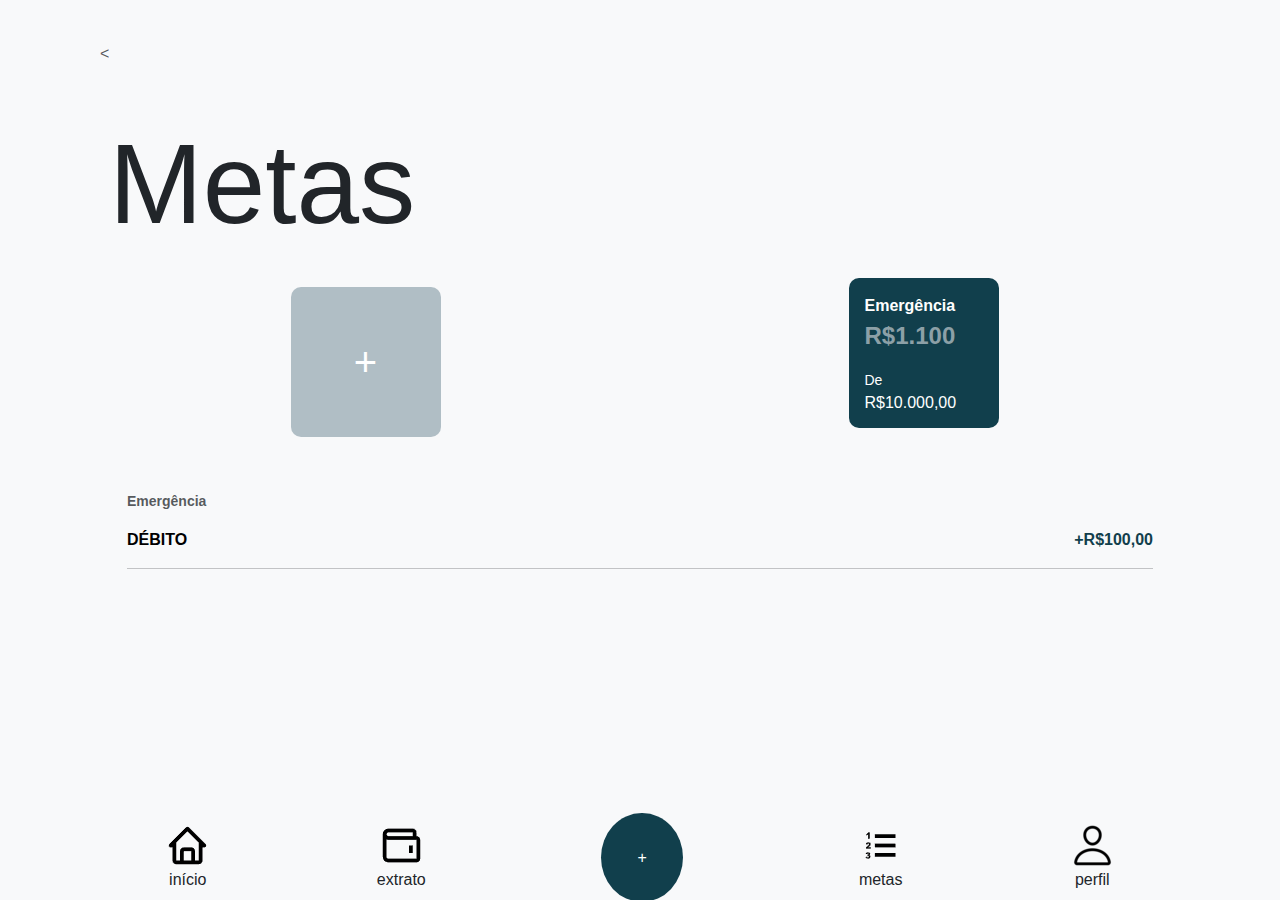
<file: assets/index.html>
<!DOCTYPE html>
<html lang="pt-br">
<head>
    <meta charset="UTF-8">
    <meta name="viewport" content="width=device-width, initial-scale=1.0">
    <title>Metas - Fintech</title>
    <link href="https://cdn.jsdelivr.net/npm/bootstrap@5.3.3/dist/css/bootstrap.min.css" rel="stylesheet" integrity="sha384-QWTKZyjpPEjISv5WaRU9OFeRpok6YctnYmDr5pNlyT2bRjXh0JMhjY6hW+ALEwIH" crossorigin="anonymous">
    <link rel="stylesheet" href="./css/styles.css">
</head>
<body>
    <script src="https://cdn.jsdelivr.net/npm/bootstrap@5.3.3/dist/js/bootstrap.bundle.min.js" integrity="sha384-YvpcrYf0tY3lHB60NNkmXc5s9fDVZLESaAA55NDzOxhy9GkcIdslK1eN7N6jIeHz" crossorigin="anonymous"></script>

    <div class="container pt-4">
        <div class="d-flex align-items-center mb-4">
            <a href="#" class="text-muted back">&lt;</a>
        </div>

        <h1 class="tituloPagina">
            Metas
        </h1>
        
        <div class="d-flex justify-content-around mb-4">
            <div class="meta-card d-flex justify-content-center align-items-center">
                <span class="meta-add">+</span>
            </div>
            <div class="meta-card-completed p-3">
                <p class="meta-label">Emergência</p>
                <p class="meta-value">R$1.100</p>
                <p class="meta-goal">De</p>
                <p class="meta-goal-2">R$10.000,00</p>
            </div>
        </div>

        <div class="meta-detail mb-3">
            <p class="meta-detail-label text-muted">Emergência</p>
            <div class="d-flex justify-content-between">
                <span class="meta-transaction">DÉBITO</span>
                <span class="meta-amount">+R$100,00</span>
            </div>
            <hr>
        </div>
    </div>

    <nav class="navbar fixed-bottom bg-light p-2">
        <div class="container d-flex justify-content-around">
            <a href="#" class="nav-link text-center">
                <i class="bi bi-house">
                    <img src="./images/home.png" alt="">
                </i><br>
                início
            </a>
            <a href="#" class="nav-link text-center">
                <i class="bi bi-receipt"></i>
                <img src="./images/wallet.png" alt=""><br>
                extrato
            </a>
            <a href="#" class="nav-link text-center">
                <i class="bi bi-add">+</i>
                
            </a>
            <a href="#" class="nav-link text-center">
                <i class="bi bi-plus-circle"><img src="./images/goals.png" alt=""></i><br>
                metas
            </a>
            <a href="#" class="nav-link text-center">
                <i class="bi bi-person"><img src="./images/person.png" alt=""></i><br>
                perfil
            </a>
        </div>
    </nav>
</body>
</html>
</file>
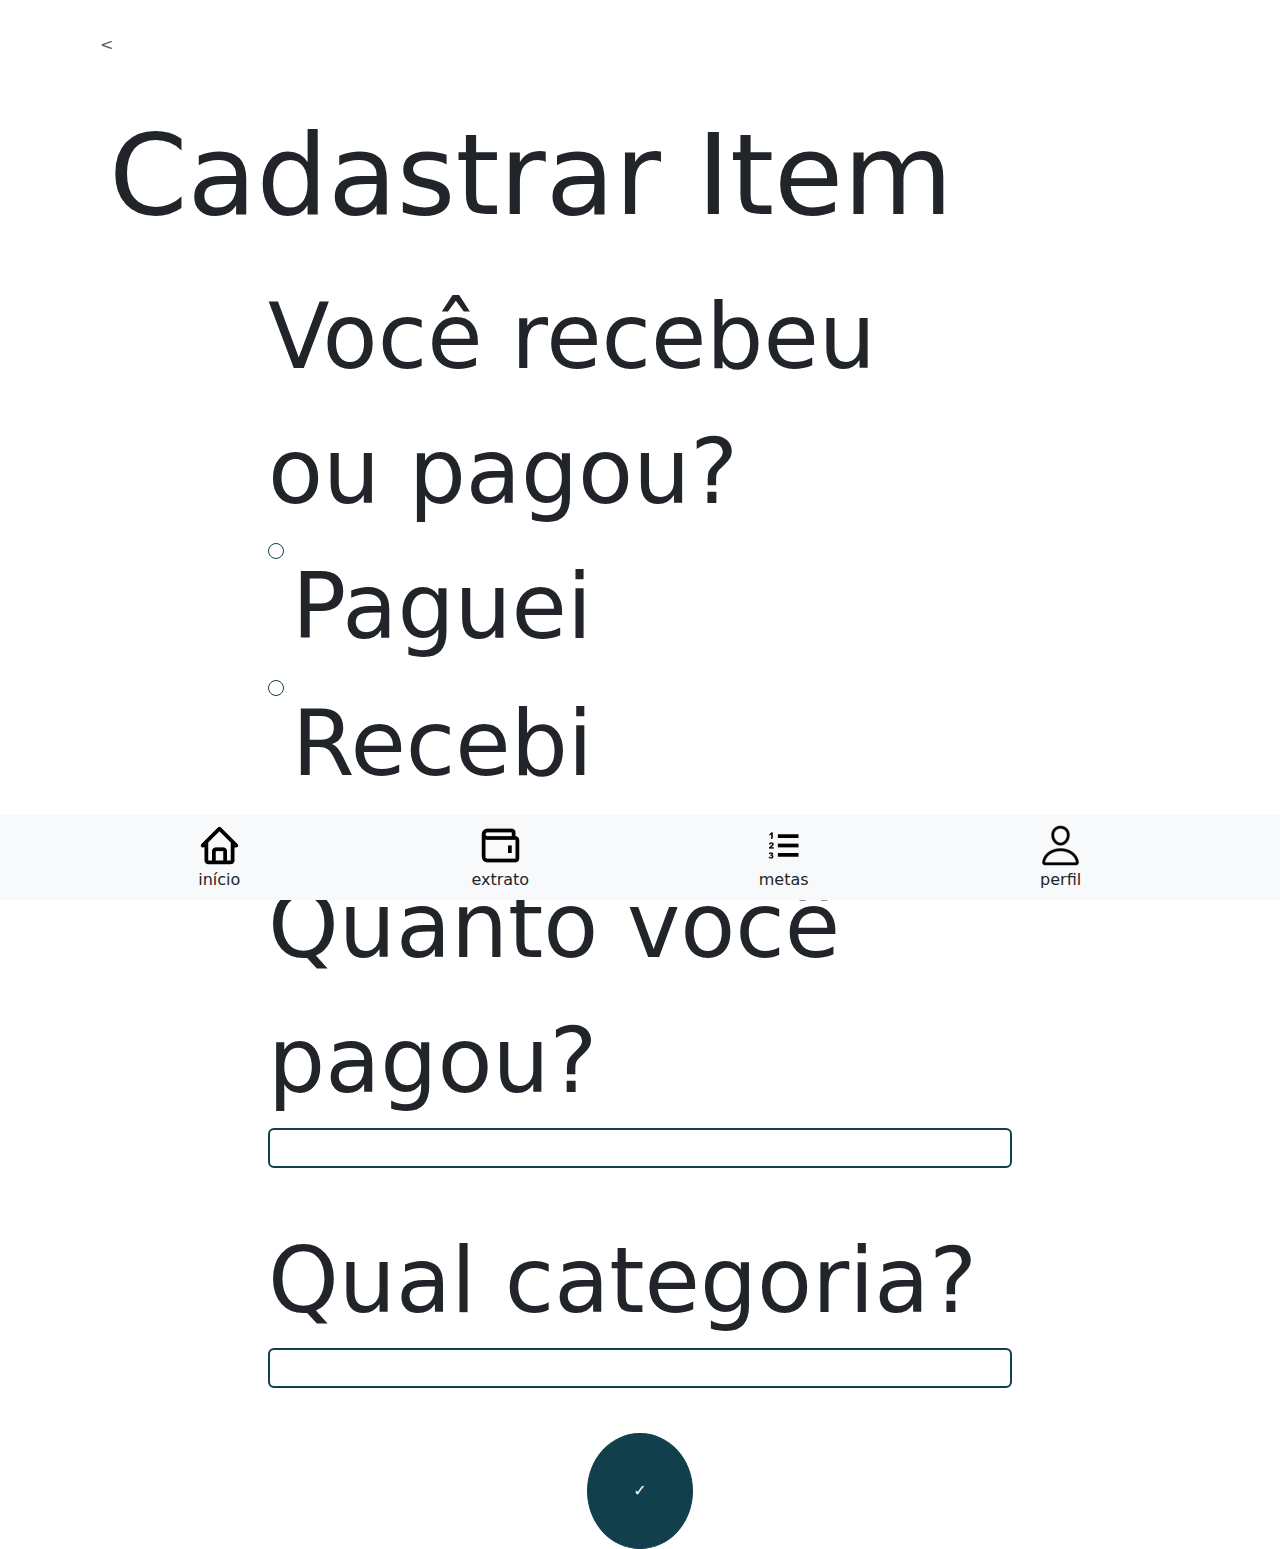
<file: assets/cadastrarItens.html>
<!DOCTYPE html>
<html lang="pt-br">
    <head>
        <meta charset="UTF-8">
        <meta name="viewport" content="width=device-width, initial-scale=1.0">
        <link rel="stylesheet" href="./css/styles.css">
    
        <title>Cadastrar Item</title>
        <link href="https://cdn.jsdelivr.net/npm/bootstrap@5.3.3/dist/css/bootstrap.min.css" rel="stylesheet" integrity="sha384-QWTKZyjpPEjISv5WaRU9OFeRpok6YctnYmDr5pNlyT2bRjXh0JMhjY6hW+ALEwIH" crossorigin="anonymous">
    </head>
    
<body>
    <div class="container mt-4">

        <div class="d-flex align-items-center mb-4">
            <a href="#" class="text-muted back">&lt;</a>
        </div>

        <h1 class="tituloPagina">
            Cadastrar Item
        </h1>

            <div class="col-md-8 offset-md-2">
                <div class="form">
                            <div class="form-group">
                                <label for="option">Você recebeu ou pagou?</label>
                                <div class="form-check">
                                    <input class="form-check-input" type="radio" name="tipo" id="paguei">
                                    <label class="form-check-label" for="paguei">
                                        Paguei
                                    </label>
                                </div>
                                <div class="form-check">
                                    <input class="form-check-input" type="radio" name="tipo" id="recebi" value="recebi">
                                    <label class="form-check-label" for="recebi">
                                        Recebi
                                    </label>
                                </div>
                            </div>
                            <div class="form-group">
                                <label for="valor">Quanto você pagou?</label>
                                <input type="text" class="form-control" id="valor" >
                            </div>
                            <div class="form-group">
                                <label for="categoria">Qual categoria?</label>
                                <input type="text" class="form-control" id="categoria">
                            </div>
                            <button type="submit" class="btn btn-primary" style="margin: 0 auto;">✓</button>
                </div>                     
            </div>

            <nav class="navbar fixed-bottom bg-light p-2">
                <div class="container d-flex justify-content-around">
                    <a href="#" class="nav-link text-center">
                        <i class="bi bi-house">
                            <img src="./images/home.png" alt="">
                        </i><br>
                        início
                    </a>
                    <a href="#" class="nav-link text-center">
                        <i class="bi bi-receipt"></i>
                        <img src="./images/wallet.png" alt=""><br>
                        extrato
                    </a>
                    <a href="#" class="nav-link text-center">
                        <i class="bi bi-plus-circle"><img src="./images/goals.png" alt=""></i><br>
                        metas
                    </a>
                    <a href="#" class="nav-link text-center">
                        <i class="bi bi-person"><img src="./images/person.png" alt=""></i><br>
                        perfil
                    </a>
                </div>
            </nav>
    
    </div>
</body>
</html>
</file>
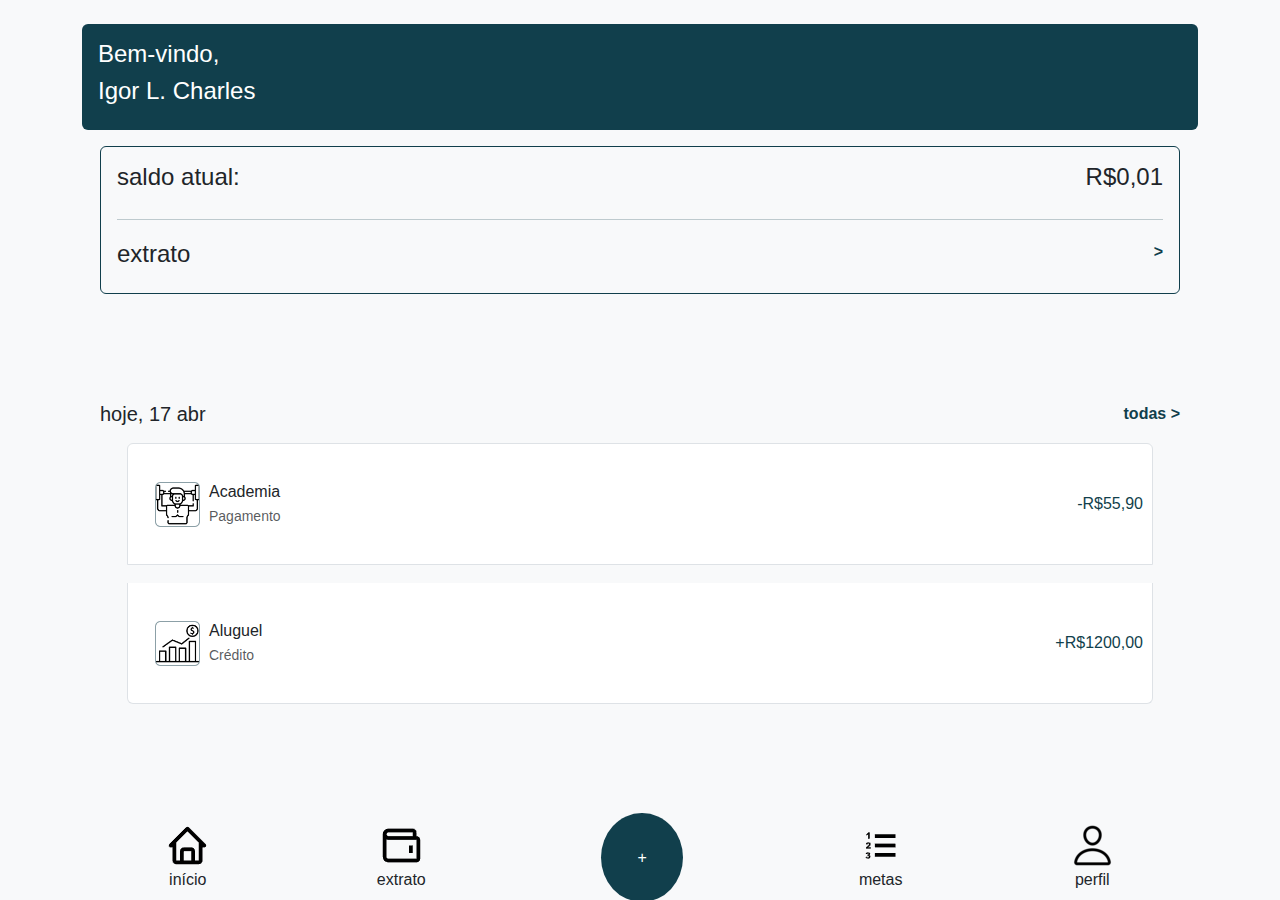
<file: assets/homescreen.html>
<!DOCTYPE html>
<html lang="pt-br">
<head>
    <meta charset="UTF-8">
    <meta name="viewport" content="width=device-width, initial-scale=1.0">
    <title>Painel Financeiro</title>
    <link href="https://cdn.jsdelivr.net/npm/bootstrap@5.3.3/dist/css/bootstrap.min.css" rel="stylesheet" integrity="sha384-QWTKZyjpPEjISv5WaRU9OFeRpok6YctnYmDr5pNlyT2bRjXh0JMhjY6hW+ALEwIH" crossorigin="anonymous">
    <link rel="stylesheet" href="./css/styles.css">

</head>
<body>
    <script src="https://cdn.jsdelivr.net/npm/bootstrap@5.3.3/dist/js/bootstrap.bundle.min.js" integrity="sha384-YvpcrYf0tY3lHB60NNkmXc5s9fDVZLESaAA55NDzOxhy9GkcIdslK1eN7N6jIeHz" crossorigin="anonymous"></script>

    <div class="container mt-4">
        <div class="welcome-box text-white p-3 rounded">
            <h4>Bem-vindo,</h4>
            <h4>Igor L. Charles</h4>
        </div>

        <div class="balance-box mt-3 p-3 rounded custom-border">
            <div class="balance">
            <h4>saldo atual:</h4>
            <h4>R$0,01</h4>
            </div>
            <hr class="custom-line">
            <div class="extract">
                <h4>extrato</h4>
                <a href="#" class="balance-link">&gt;</a>
            </div>
        </div>

        <div class="transactions-box mt-3">
            <div class="d-flex justify-content-between">
                <h5>hoje, 17 abr</h5>
                <a href="#" class="date-link">todas &gt;</a>
            </div>

            <div class="list-group">
                <div class="lancamento list-group-item d-flex justify-content-between align-items-center">
                    <div class="d-flex align-items-center">
                        <img src="./images/gym.png" alt="Academia Icon" class="icon">
                        <div class="ml-3">
                            <p class="mb-0">Academia</p>
                            <small class="text-muted">Pagamento</small>
                        </div>
                    </div>
                    <span class="montant text font-weight-bold">-R$55,90</span>
                </div>
    
                <div class="lancamento list-group-item d-flex justify-content-between align-items-center">
                    <div class="d-flex align-items-center">
                        <img src="./images/moneyGrowing.png" alt="Aluguel Icon" class="icon">
                        <div class="ml-3">
                            <p class="mb-0">Aluguel</p>
                            <small class="text-muted">Crédito</small>
                        </div>
                    </div>
                    <span class="montant text font-weight-bold">+R$1200,00</span>
                </div>
            </div>
    </div>

    <nav class="navbar fixed-bottom bg-light p-2">
        <div class="container d-flex justify-content-around">
            <a href="#" class="nav-link text-center">
                <i class="bi bi-house">
                    <img src="./images/home.png" alt="">
                </i><br>
                início
            </a>
            <a href="#" class="nav-link text-center">
                <i class="bi bi-receipt"></i>
                <img src="./images/wallet.png" alt=""><br>
                extrato
            </a>
            <a href="#" class="nav-link text-center">
                <i class="bi bi-add">+</i>
                
            </a>
            <a href="#" class="nav-link text-center">
                <i class="bi bi-plus-circle"><img src="./images/goals.png" alt=""></i><br>
                metas
            </a>
            <a href="#" class="nav-link text-center">
                <i class="bi bi-person"><img src="./images/person.png" alt=""></i><br>
                perfil
            </a>
        </div>
    </nav>

</body>
</html>
</file>
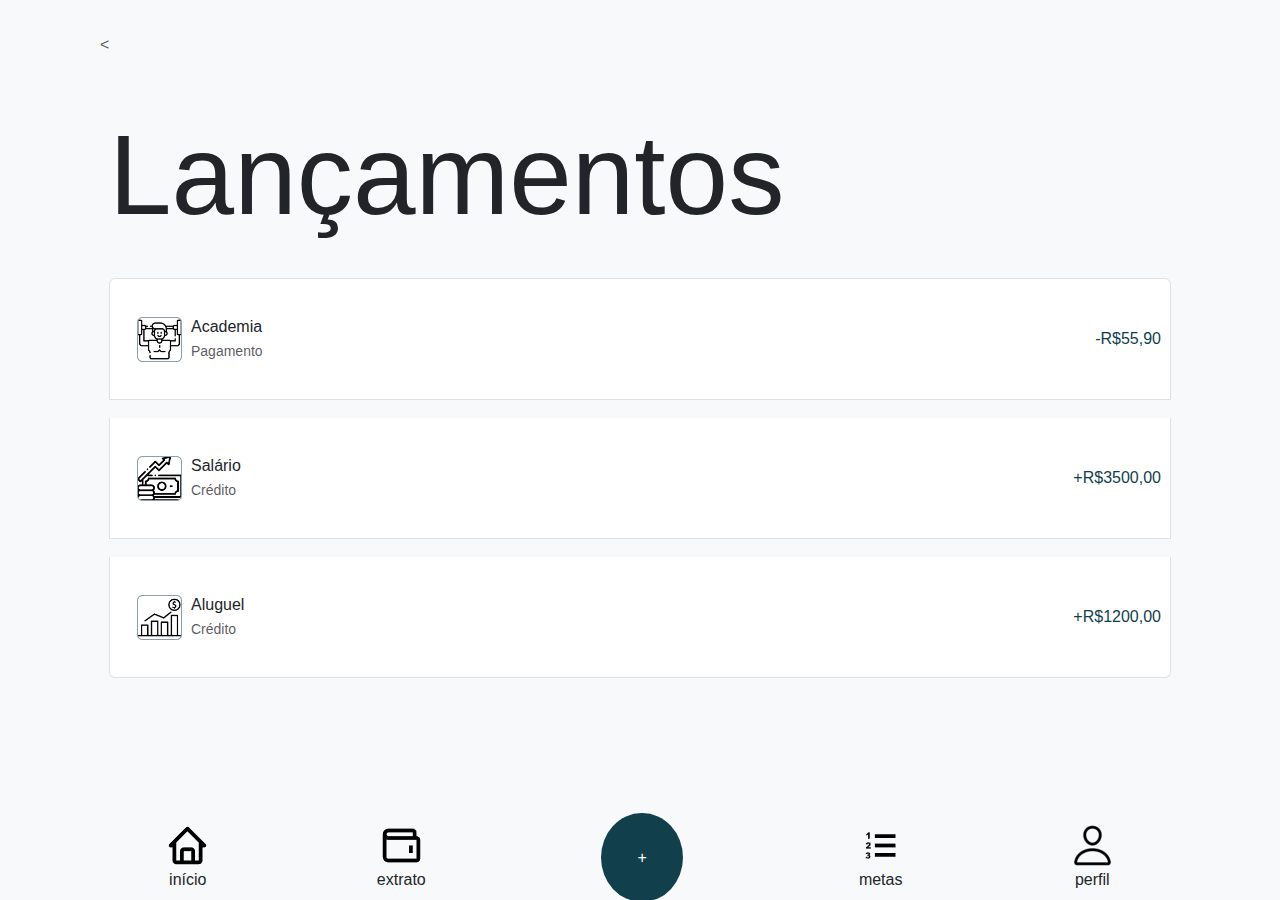
<file: assets/lancamentos.html>
<!DOCTYPE html>
<html lang="en">
<head>
    <meta charset="UTF-8">
    <meta name="viewport" content="width=device-width, initial-scale=1.0">
    <title>Lançamentos</title>
    <link href="https://cdn.jsdelivr.net/npm/bootstrap@5.3.3/dist/css/bootstrap.min.css" rel="stylesheet" integrity="sha384-QWTKZyjpPEjISv5WaRU9OFeRpok6YctnYmDr5pNlyT2bRjXh0JMhjY6hW+ALEwIH" crossorigin="anonymous">
    <link rel="stylesheet" href="./css/styles.css">

</head>
<body>
    <script src="https://cdn.jsdelivr.net/npm/bootstrap@5.3.3/dist/js/bootstrap.bundle.min.js" integrity="sha384-YvpcrYf0tY3lHB60NNkmXc5s9fDVZLESaAA55NDzOxhy9GkcIdslK1eN7N6jIeHz" crossorigin="anonymous"></script>

    <div class="container mt-4">

        <div class="d-flex align-items-center mb-4">
            <a href="#" class="text-muted back">&lt;</a>
        </div>

        <h1 class="tituloPagina">
            Lançamentos
        </h1>

        <div class="list-group">
            <div class="lancamento list-group-item d-flex justify-content-between align-items-center">
                <div class="d-flex align-items-center">
                    <img src="./images/gym.png" alt="Academia Icon" class="icon">
                    <div class="ml-3">
                        <p class="mb-0">Academia</p>
                        <small class="text-muted">Pagamento</small>
                    </div>
                </div>
                <span class="montant text font-weight-bold">-R$55,90</span>
            </div>

            <div class="lancamento list-group-item d-flex justify-content-between align-items-center">
                <div class="d-flex align-items-center">
                    <img src="./images/salary.png" alt="Salário Icon" class="icon">
                    <div class="ml-3">
                        <p class="mb-0">Salário</p>
                        <small class="text-muted">Crédito</small>
                    </div>
                </div>
                <span class="montant text font-weight-bold">+R$3500,00</span>
            </div>

            <div class="lancamento list-group-item d-flex justify-content-between align-items-center">
                <div class="d-flex align-items-center">
                    <img src="./images/moneyGrowing.png" alt="Aluguel Icon" class="icon">
                    <div class="ml-3">
                        <p class="mb-0">Aluguel</p>
                        <small class="text-muted">Crédito</small>
                    </div>
                </div>
                <span class="montant text font-weight-bold">+R$1200,00</span>
            </div>
        </div>
    </div>

    <nav class="navbar fixed-bottom bg-light p-2">
        <div class="container d-flex justify-content-around">
            <a href="#" class="nav-link text-center">
                <i class="bi bi-house">
                    <img src="./images/home.png" alt="">
                </i><br>
                início
            </a>
            <a href="#" class="nav-link text-center">
                <i class="bi bi-receipt"></i>
                <img src="./images/wallet.png" alt=""><br>
                extrato
            </a>
            <a href="#" class="nav-link text-center">
                <i class="bi bi-add">+</i>
                
            </a>
            <a href="#" class="nav-link text-center">
                <i class="bi bi-plus-circle"><img src="./images/goals.png" alt=""></i><br>
                metas
            </a>
            <a href="#" class="nav-link text-center">
                <i class="bi bi-person"><img src="./images/person.png" alt=""></i><br>
                perfil
            </a>
        </div>
    </nav>

</body>
</html>
</file>
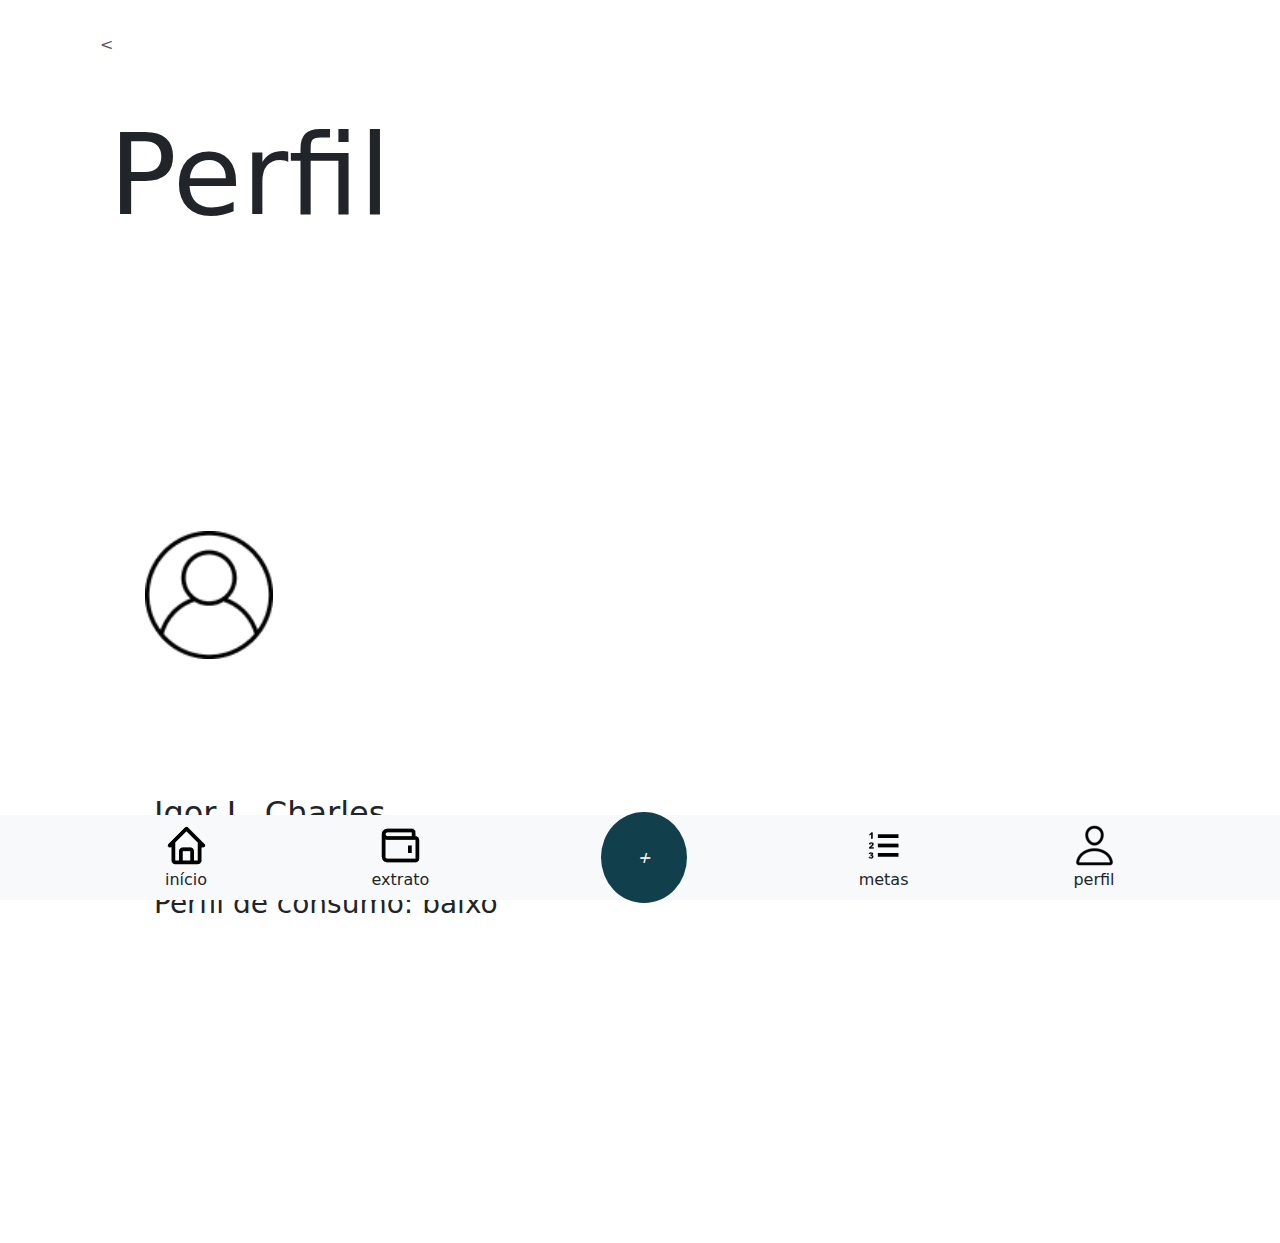
<file: assets/perfil.html>
<!DOCTYPE html>
<html lang="en">
<head>
    <meta charset="UTF-8">
    <meta name="viewport" content="width=device-width, initial-scale=1.0">
    <link rel="stylesheet" href="./css/styles.css">

    <title>FINTECH - seu parceiro de finanças</title>
    <link href="https://cdn.jsdelivr.net/npm/bootstrap@5.3.3/dist/css/bootstrap.min.css" rel="stylesheet" integrity="sha384-QWTKZyjpPEjISv5WaRU9OFeRpok6YctnYmDr5pNlyT2bRjXh0JMhjY6hW+ALEwIH" crossorigin="anonymous">
</head>
<body>
    <script src="https://cdn.jsdelivr.net/npm/bootstrap@5.3.3/dist/js/bootstrap.bundle.min.js" integrity="sha384-YvpcrYf0tY3lHB60NNkmXc5s9fDVZLESaAA55NDzOxhy9GkcIdslK1eN7N6jIeHz" crossorigin="anonymous"></script>
    <div class="container mt-4">
        <div class="d-flex align-items-center mb-4">
            <a href="#" class="text-muted back">&lt;</a>
        </div>

        <h1 class="tituloPagina">
            Perfil
        </h1>

        <section class="infos">

            <div class="profilePic">
                <img src="./images/profile.png" alt="" class="img-fluid">
            </div>
            
            <h2 class="nameUser">Igor L. Charles</h2>

            <h2 class="userAge">20 anos</h2>

            <h3 class="consumptionProfile">Perfil de consumo: baixo</h3>

        </section>

        <nav class="navbar fixed-bottom bg-light p-2">
            <div class="container d-flex justify-content-around">
                <a href="#" class="nav-link text-center">
                    <i class="bi bi-house">
                        <img src="./images/home.png" alt="">
                    </i><br>
                    início
                </a>
                <a href="#" class="nav-link text-center">
                    <i class="bi bi-receipt"></i>
                    <img src="./images/wallet.png" alt=""><br>
                    extrato
                </a>
                <a href="#" class="nav-link text-center">
                    <i class="bi bi-add">+</i>
                    
                </a>
                <a href="#" class="nav-link text-center">
                    <i class="bi bi-plus-circle"><img src="./images/goals.png" alt=""></i><br>
                    metas
                </a>
                <a href="#" class="nav-link text-center">
                    <i class="bi bi-person"><img src="./images/person.png" alt=""></i><br>
                    perfil
                </a>
            </div>
        </nav>

    </div>
</body>
</html>
</file>
<file: assets/css/styles.css>
* {
    margin: 0;
    padding: 0;
    box-sizing: border-box;
}

.tituloPagina {
    font-size: 12.5vmin;
    padding: 2vmin 3vmin 2vmin;
}

.back {
    font-size: 1rem;
    color: #113F4C; /* Cor da seta para voltar */
    text-decoration: none;
}

.metas-title {
    font-size: 1.25rem;
    font-weight: bold;
    color: #000;
}

.meta-card {
    width: 150px;
    height: 150px;
    background-color: #B0BEC5; /* Cor do botão adicionar meta */
    border-radius: 10px;
    display: flex;
    justify-content: center;
    align-items: center;
}

.meta-add {
    font-size: 2.5rem;
    color: #FFFFFF; /* Cor do sinal de mais */
}

.meta-card-completed {
    width: 150px;
    height: 150px;
    background-color: #113F4C; /* Cor da meta Emergência */
    border-radius: 10px;
    color: #FFFFFF;
    padding: 15px;
}

.meta-label {
    font-size: 1rem;
    margin: 0;
    font-weight: bold;
}

.meta-value {
    font-size: 1.5rem;
    font-weight: bold;
    color: #8CA0A7;
}

.meta-goal {
    font-size: 0.875rem;
    margin: 0;
}

.meta-detail-label {
    font-size: 0.875rem;
    font-weight: bold;
    color: #B0BEC5; /* Cor da etiqueta Emergência */
}

.meta-detail {
    margin: 5vmin;
}

.meta-transaction {
    font-size: 1rem;
    font-weight: bold;
    color: #000;
}

.meta-amount {
    font-size: 1rem;
    font-weight: bold;
    color: #113F4C; /* Cor do valor do débito */
}

.meta-icon {
    width: 24px;
    height: 24px;
}



/*PERFIL*/

.infos {
    margin: 10vmin 0vmin 30vmin;
    padding: 5vmin;
}

.profilePic img {
    width: 128px;
}

.profilePic, .infos h1, h2, h3 {
    margin: 3vmin
}

.profilePic {
    padding: 5vmin 2vmin;
    margin: 10vmin 0vmin;
}

/*CADASTRAR ITEM*/
label {
    font-size: 10vmin;
}

.form-check input, .form-control input {
    border-color: #113F4C;
}

#categoria, #valor {
    border: 2px solid #113F4C; /* 2px de espessura, sólida, cor cinza */
  }

/* #categoria {
    color: #333;
    background-color: #f0f0f0;
    border: 1px solid #ccc;
    padding: 10px;
    font-size: 16px;
  }
  
  #categoria::placeholder {
    color: #aaa;
  } */

.form-check input:checked {
    background-color: #113F4C;
    border-color: #113F4C;
}

.form-group {
    display: flex;
    flex-direction: column;
    align-items: flex-start;
    margin: 0vmin 0vmin 5vmin;
}

.btn.btn-primary {
    background-color: #113F4C;
    border-radius: 50%;
    border-color: #113F4C;
    padding: 5vmin;
}

.form {
    display: flex;
    flex-direction: column;
}


/*LANÇAMENTOS*/

.lancamento img {
    width: 45px;
}

.align-items-center {
    padding: 1vmin;
    margin: 1vmin
}
.ml-3 {
    margin: 1vmin;
}

.montant {
    font-weight: 500;
    color: #113F4C;
}

.mb-0 {
    font-weight: 500;
}

.list-group {
    margin: 0vmin 2vmin;
}
/*HOMESCREEN*/

.welcome-box {
    background-color: #113F4C;
}

.balance-box {
    margin: 10vmin 2vmin;
    padding: 10vmin 5vmin;
    border:  1px solid #113F4C;;
}

.custom-line {
    border: none;
    height: 1px; 
    background-color: #113F4C; 
    margin: 20px 0; 
}

.transactions-box {
    padding: 2vmin;
}

.balance, .extract {
    display: flex;
    flex-direction: row;
    justify-content:space-between;
}

.balance-link {
    color: #113F4C;
    font-weight: bold;
    text-decoration: none;
}

.balance-link:hover {
    text-decoration: underline;
}

/* Estilo do link na data de transações */
.date-link {
    color: #113F4C;
    font-weight: bold;
    text-decoration: none;
}

.date-link:hover {
    text-decoration: underline;
}

/*LOGIN*/

.btn.btn-primary-2 {
    background-color: #113F4C;
    border-color: #113F4C;
}

.btn.btn-sg, .btn-sg-2 {
    color: white;
    font-weight: 500;
    padding: 3vmin;
}

.btn.btn-lg {
    color: black;
    font-weight: 500;
    padding: 3vmin;
}

.btn-outline-secondary {
    border-radius: 0.5rem;
}

/*CADASTRO*/

body {
    background-color: #f8f9fa;
    font-family: 'Arial', sans-serif;
}

.cadastro-container {
    background-color: #f8f9fa;
}

.cadastro-header .cadastro-title {
    font-weight: bold;
    font-size: 1.5rem;
    color: #000;
}

.cadastro-label {
    font-size: 1rem;
    color: #000;
}

.cadastro-btn {
    background-color: #004085;
    border-color: #004085;
    border-radius: 0.5rem;
}

.cadastro-input {
    border-radius: 0.5rem;
    border: 2px solid #113F4C; /* Cor da borda */
}

.cadastro-input:focus {
    box-shadow: 0 0 0 0.25rem rgba(17, 63, 76, 0.25); /* Sombra ao focar no input */
    border-color: #113F4C; /* Mantém a cor da borda ao focar */
}

.cadastro-link {
    font-size: 0.875rem;
    color: #6c757d;
}

.cadastro-link:hover {
    text-decoration: underline;
    color: #495057;
}

/*SOME ADJUSTS*/

.bi-add {
    border-radius: 100%;
    background-color: #113F4C;
    padding: 4vmin;
    margin: 1vmin;
    color: white;
}
</file>
